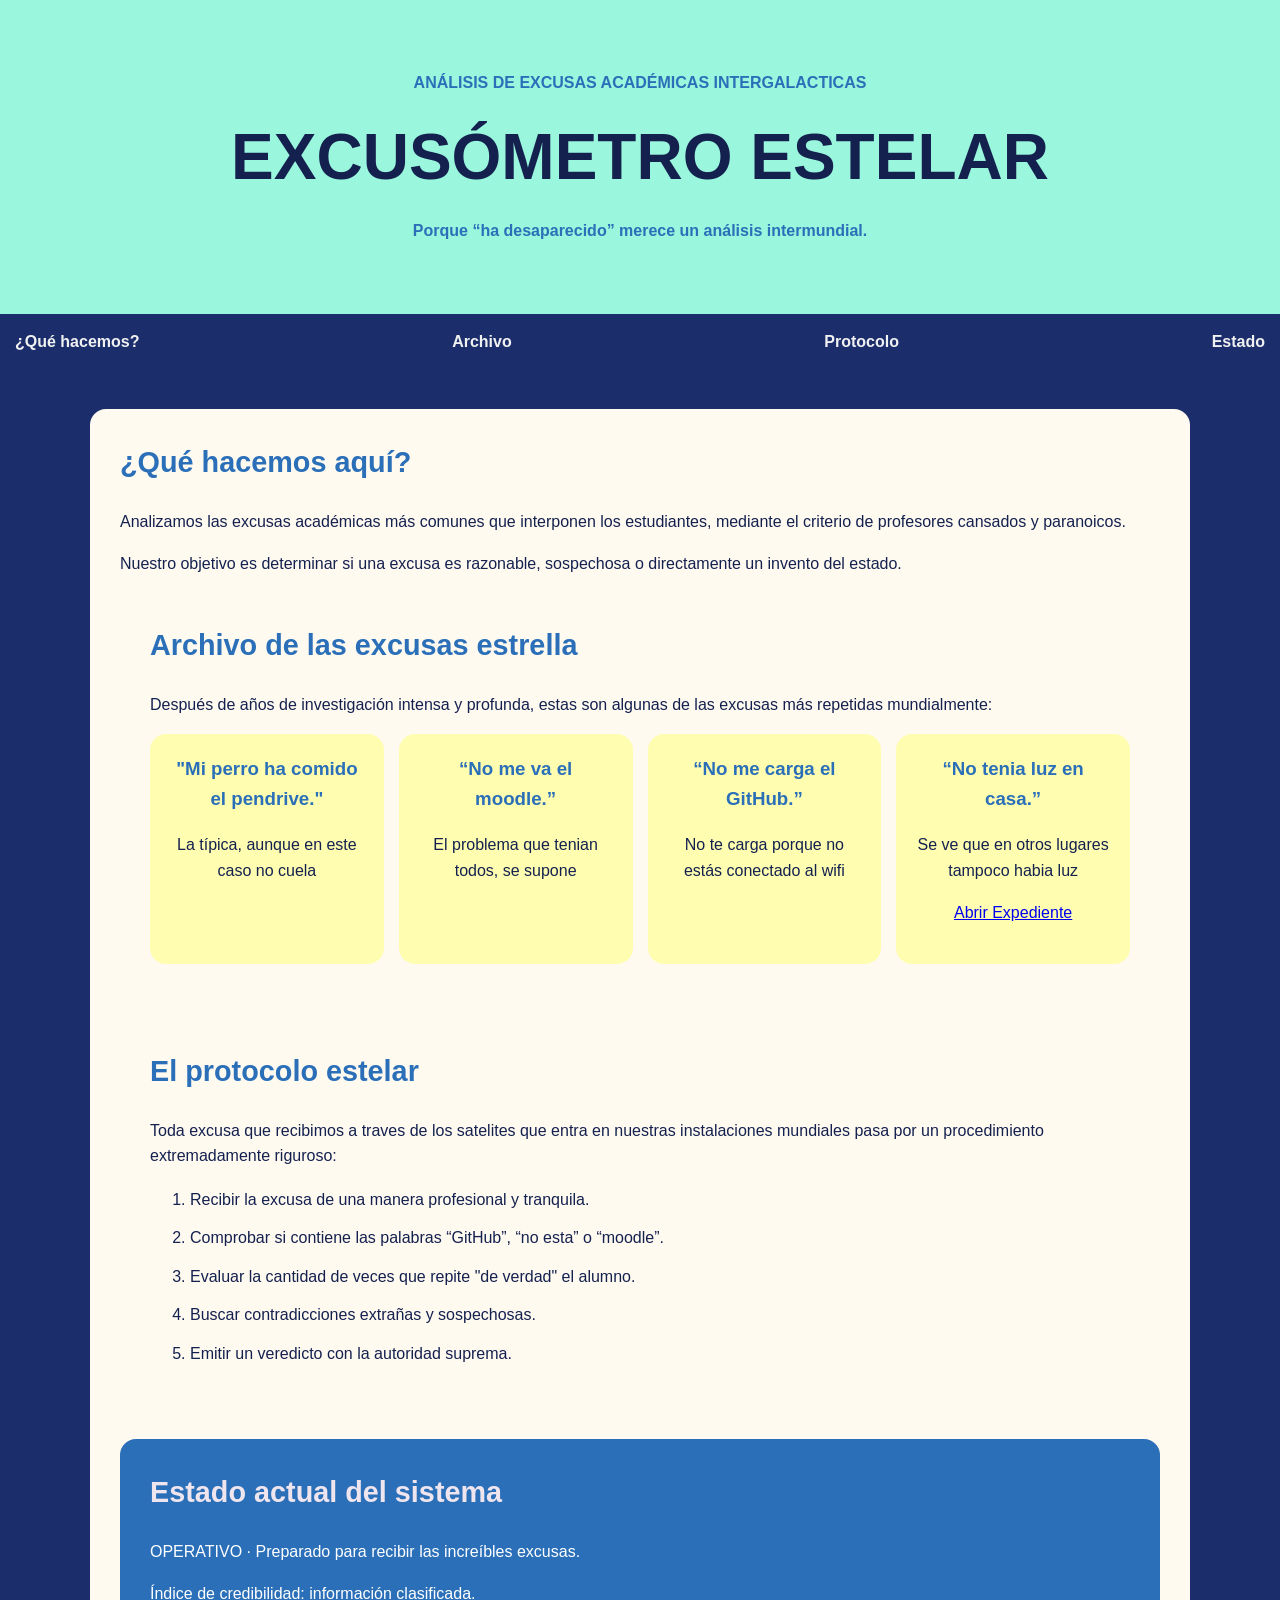
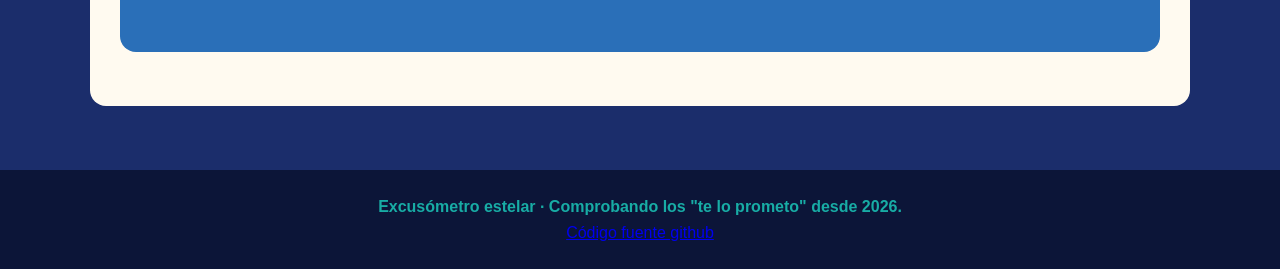
<file: index.html>
<!DOCTYPE html>
<html lang="es">

<head>
    <meta charset="UTF-8">
    <meta name="viewport" content="width=device-width, initial-scale=1.0">
    <meta name="description" content="Sistema experimental para analizar excusas académicas de dudosa credibilidad">
    <meta name="keywords" content="excusas, estudiantes, detector, excusómetro">
    <title>Excusómetro estelar</title>
    <link rel="stylesheet" href="estiloz.css">
    <link rel="shortcut icon" href="img/robot-solid-full.svg" type="image/x-icon">
</head>

<body>

    <header>
        <p>ANÁLISIS DE EXCUSAS ACADÉMICAS INTERGALACTICAS</p>
        <h1>EXCUSÓMETRO ESTELAR</h1>
        <p>Porque “ha desaparecido” merece un análisis intermundial.</p>
    </header>

    <nav>
        <a href="#que-hacemos">¿Qué hacemos?</a>
        <a href="#archivo">Archivo</a>
        <a href="#protocolo">Protocolo</a>
        <a href="#estado">Estado</a>
    </nav>

    <main>

        <section>
            <h2 id="que-hacemos">¿Qué hacemos aquí?</h2>

            <p>
                Analizamos las excusas académicas más comunes que interponen los estudiantes,
                mediante el criterio de profesores cansados y paranoicos.
            </p>

            <p>
                Nuestro objetivo es determinar si una excusa es razonable, sospechosa
                o directamente un invento del estado.
            </p>
  <section>
    <h2 id="archivo">Archivo de las excusas estrella</h2>

    <p>
        Después de años de investigación intensa y profunda, estas son algunas de las
        excusas más repetidas mundialmente:
    </p>

    <div class="clasicos">
        <article class="excusa">
            <h3>"Mi perro ha comido el pendrive."</h3>
            <p>La típica, aunque en este caso no cuela</p>
        </article>
        <article class="excusa">
            <h3>“No me va el moodle.”</h3>
            <p>El problema que tenian todos, se supone</p>
        </article>
        <article class="excusa">
            <h3>“No me carga el GitHub.”</h3>
            <p>No te carga porque no estás conectado al wifi</p>
        </article>
        <article class="excusa">
            <h3>“No tenia luz en casa.”</h3>
            <p>Se ve que en otros lugares tampoco habia luz</p>
            <a href="paginas/expediente.html" target="_blank">Abrir Expediente</a>
        </article>
    </div>

            <!-- <ul>
                <li>“Yo juraría que lo había subido.”</li>
                <li>“En mi ordenador sí funcionaba.”</li>
                <li>“GitHub estaba raro.”</li>
                <li>“Pensaba que era para la semana que viene.”</li>
                <li>“Lo tenía hecho, pero no encuentro el archivo.”</li>
            </ul> -->
        </section>

        <section id="protocolo">
            <h2>El protocolo estelar</h2>

            <p>
                Toda excusa que recibimos a traves de los satelites que entra en nuestras
                instalaciones mundiales pasa por un procedimiento extremadamente riguroso:
            </p>

            <ol>
                <li>Recibir la excusa de una manera profesional y tranquila.</li>
                <li>Comprobar si contiene las palabras “GitHub”, “no esta” o “moodle”.</li>
                <li>Evaluar la cantidad de veces que repite "de verdad" el alumno.</li>
                <li>Buscar contradicciones extrañas y sospechosas.</li>
                <li>Emitir un veredicto con la autoridad suprema.</li>
            </ol>
        </section>

        <section id="estado">
            <h2>Estado actual del sistema</h2>

            <p>
                OPERATIVO · Preparado para recibir las increíbles excusas.
            </p>

            <p>
                Índice de credibilidad: información clasificada.
            </p>
        </section>

    </main>

    <footer>
        <p>Excusómetro estelar · Comprobando los "te lo prometo" desde 2026.</p>
        <a href="https://github.com/Maia-Abi/MaiaLaws_Excusometro/tree/desarollo" target="_blank">Código fuente github</a>
    </footer>

</body>

</html>
</file>
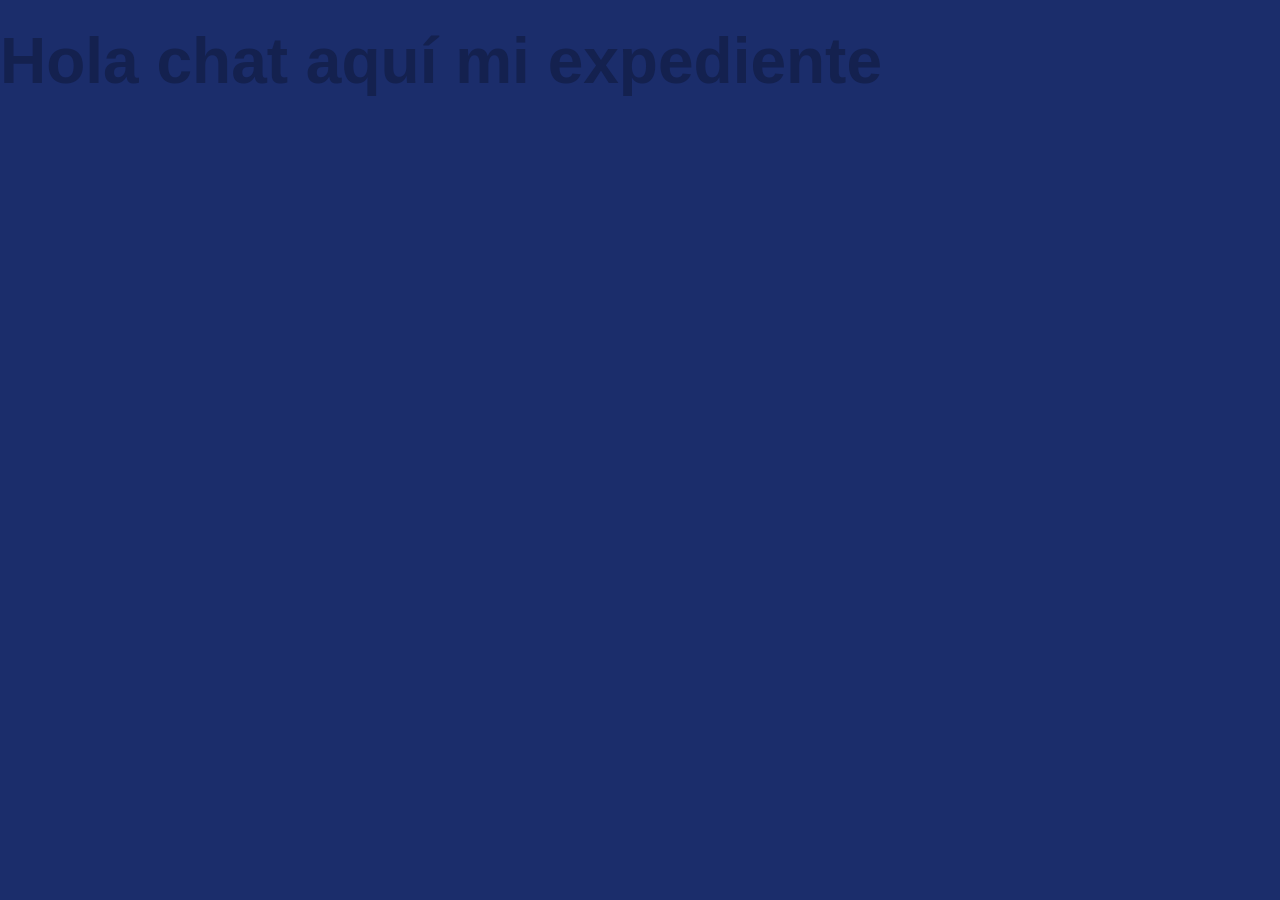
<file: paginas/expediente.html>
<!DOCTYPE html>
<html lang="es">

<head>
    <meta charset="UTF-8">
    <meta name="viewport" content="width=device-width, initial-scale=1.0">
    <link rel="stylesheet" href="../estiloz.css">
    <title>Expediente</title>
</head>
<body>
    <h1>Hola chat aquí mi expediente</h1>
</body>

</html>
</file>
<file: estiloz.css>
body {
    font-family: Helvetica;
    margin: 0;
    background-color: #1b2d6b;
    color: #fcfcfe;
    font-size: 16px;
    line-height: 1.6;
}

header {
    background-color: #9af6dc;
    color: #8d8f06;
    text-align: center;
    padding: 60px 30px;
}

header p {
    color: #2a6fb8;
    font-size: 1rem;
    font-weight: 700;
    margin: 10px 0;
}

h1 {
    color: #14214f;
    font-size: 4rem;
    font-weight: 700;
    margin: 10px 0;
}

nav {
    text-align: center;
    padding: 15px;
    display: flex;
    justify-content: space-between;
    gap: 20px;
}

nav a {
    color: #f0f1f1;
    font-weight: 700;
    text-decoration: none;
}

nav a:hover {
    color: #2a6fb8;
}

nav .menu {
    width: 20%;
    padding: 1em;
    border-radius: 1em;
    background-color: #cbf1f5;
}

main {
    max-width: 1100px;
    margin: auto;
    padding: 40px 30px;
}

section {
    background-color: #fffaf0;
    color: #14214f;
    margin-bottom: 24px;
    padding: 30px;
    border-radius: 1em;
}

h2 {
    color: #2a6fb8;
    font-size: 1.8rem;
    font-weight: 700;
    margin-top: 0;
}

p {
    margin-bottom: 16px;
}

ul {
    line-height: 1.9;
}

ol {
    line-height: 1.9;
}

li {
    margin-bottom: 8px;
}

.clasicos {
    display: grid;
    grid-template-columns: 1fr 1fr 1fr 1fr;
    gap: 15px;
}

.excusa {
    background-color: #fffeb0;
    padding: 20px;
    box-sizing: border-box;
    border-radius: 1em;
    height: 230px;
    text-align: center;
}

.excusa h3 {
    color: #2a6fb8;
    margin-top: 0;
}

#estado {
    background-color: #2a6fb8;
    color: #ffffff;
}

#estado h2 {
    color: #eee5ee;
}

footer {
    background-color: #0c1538;
    color: #18aca5;
    text-align: center;
    padding: 24px;
}

footer p {
    font-weight: 700;
    margin: 0;
}
</file>
